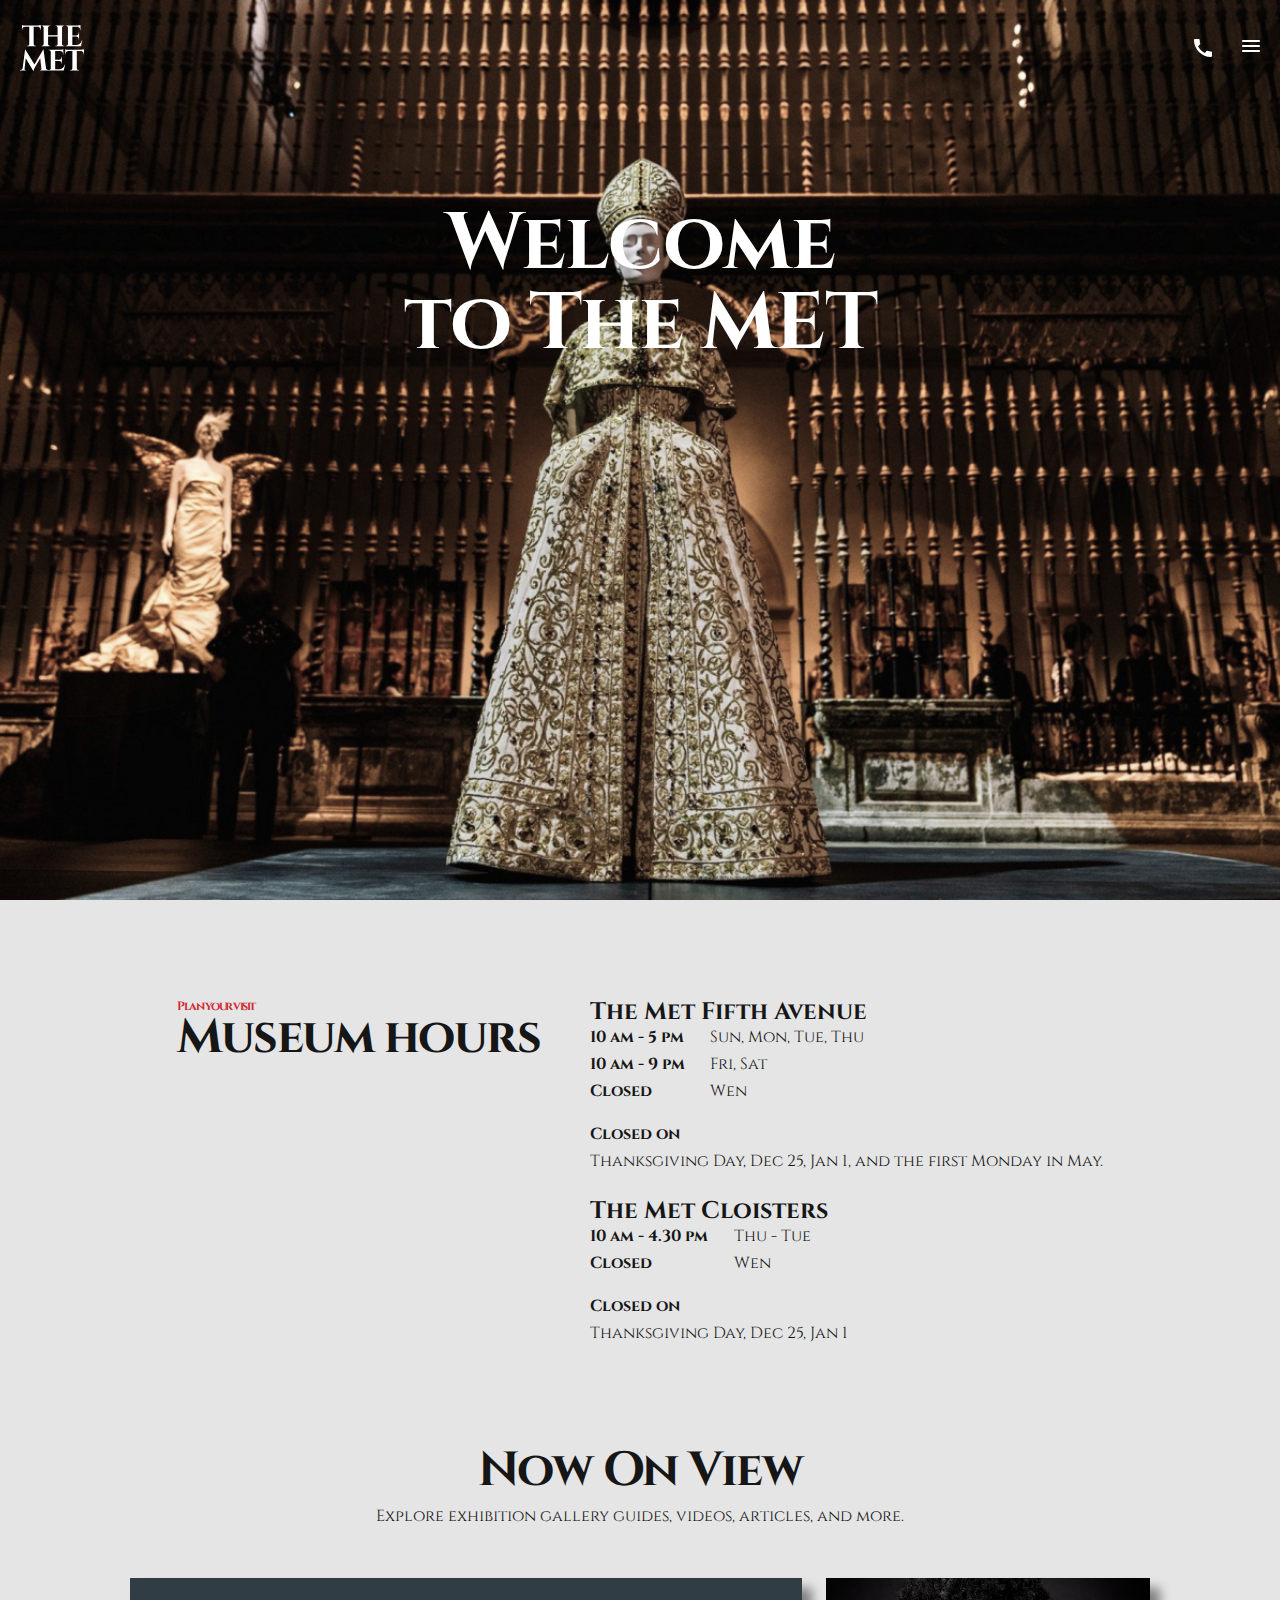
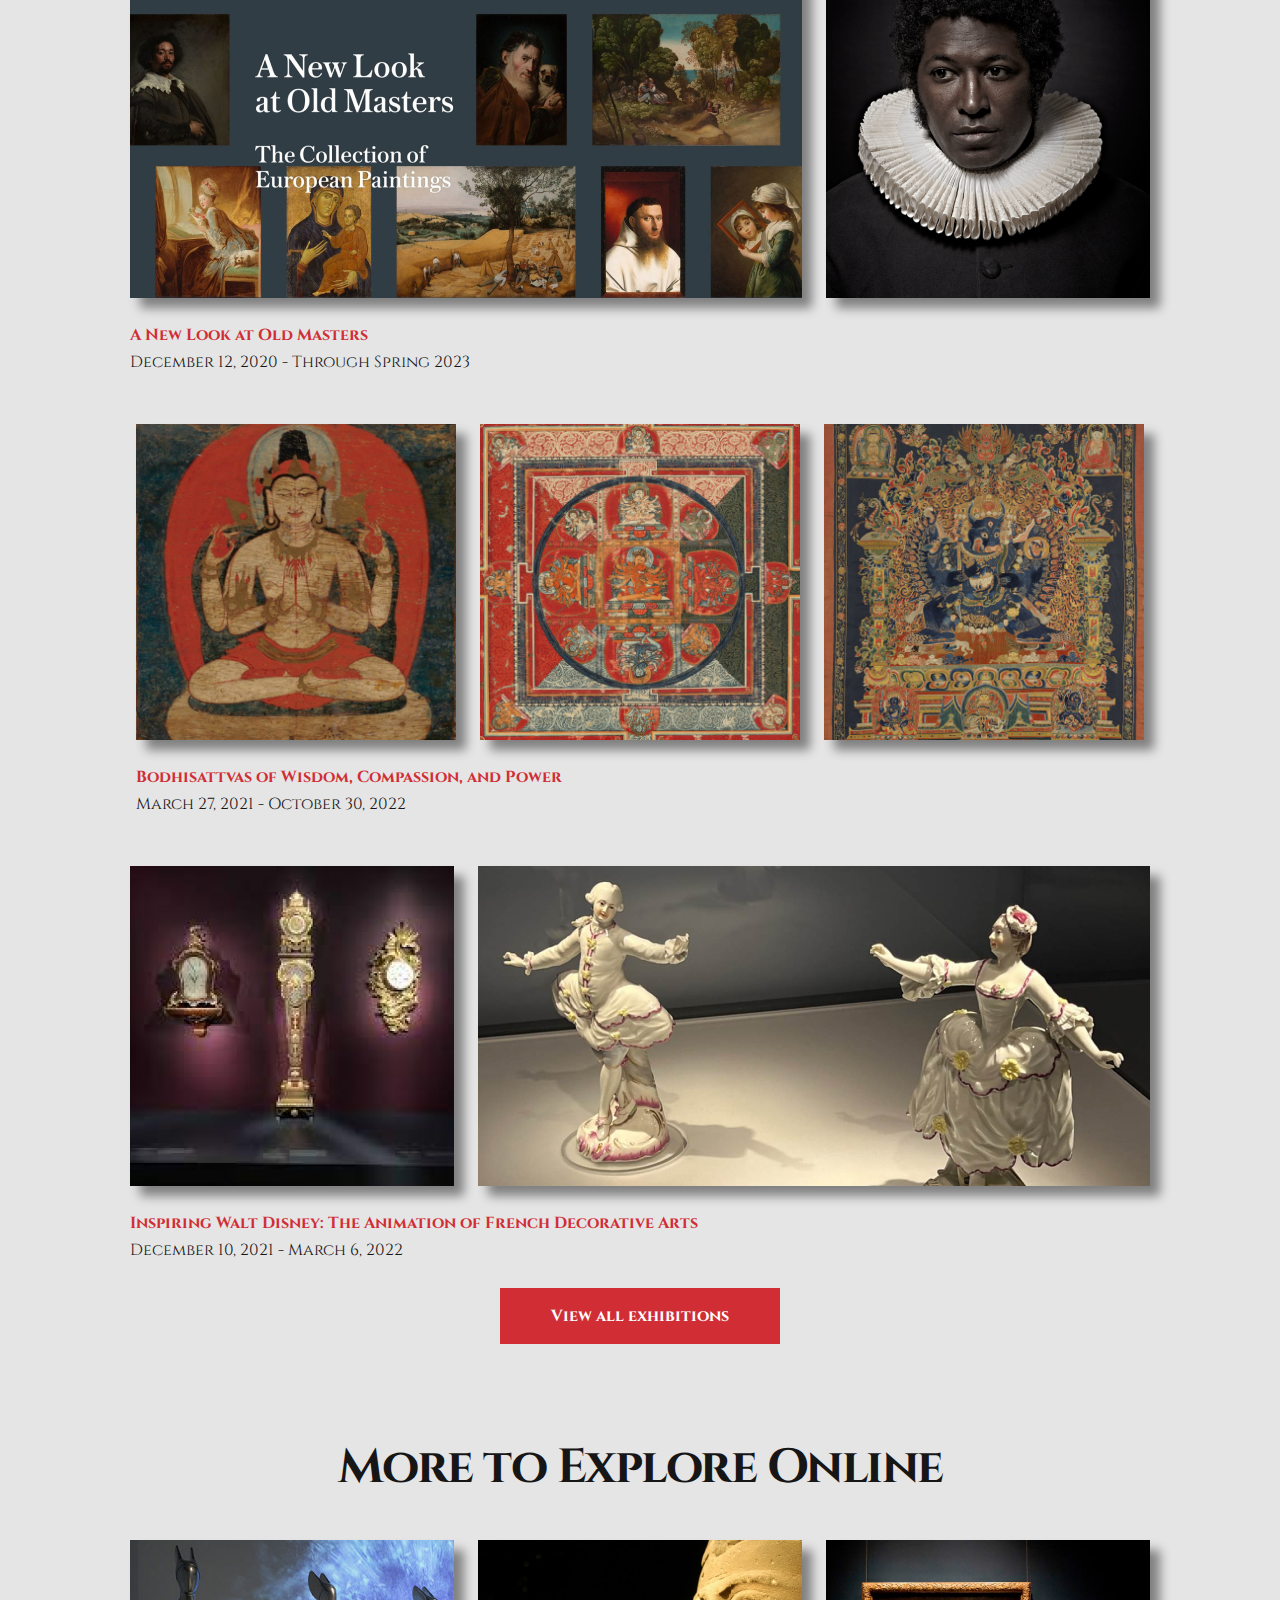
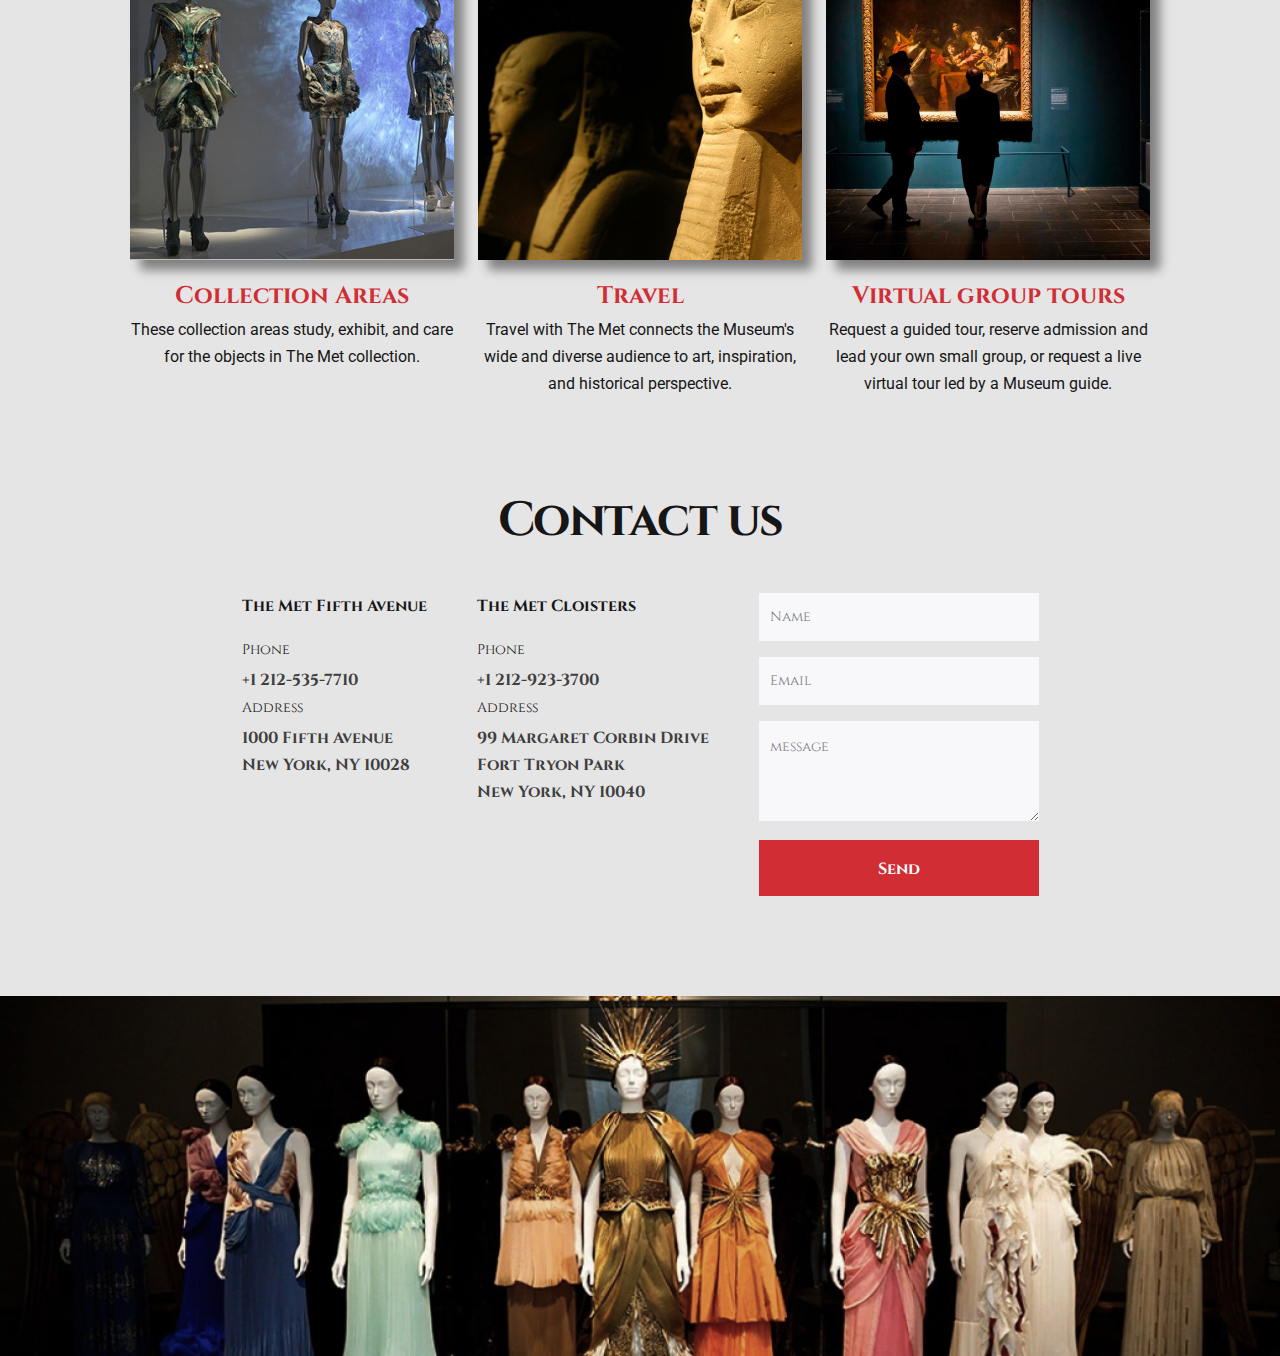
<file: index.html>
<!DOCTYPE html><html lang="en"><head><meta charset="UTF-8"><meta name="viewport" content="width=device-width, initial-scale=1.0"><title>The Metropolitan Museum of Art</title><link rel="preconnect" href="https://fonts.googleapis.com"><link rel="preconnect" href="https://fonts.gstatic.com" crossorigin="use-credentials"><link rel="preconnect" href="https://fonts.googleapis.com"><link href="https://fonts.googleapis.com/css2?family=Cinzel:wght@400;700&family=Roboto&display=swap" rel="stylesheet"><link rel="stylesheet" href="style.8e33439b.css"><script src="main.b2b0b56a.js" defer></script><link rel="icon" type="image/x-icon" href="THE MET.6c26cf95.svg"></head><body> <header class="header" id="home"> <nav class="navigation navigation--head"> <a href="https://www.metmuseum.org"> <img src="THE MET.6c26cf95.svg" alt="the met" class="navigation__image navigation__image--1"> </a> <div class="navigation__wrapper"> <a href="tel:+1 212-535-7710" class="navigation__phone"> <img src="phone.14e90a37.svg" alt="phone" class="navigation__image navigation__image--2"> </a> <a href="#menu" class="burger"> <span class="burger__label"> Open menu </span> </a> </div> </nav> <h1 class="title title--first"> Welcome<br> to The MET </h1> </header> <div class="menu" id="menu"> <nav class="navigation"> <a href="https://www.metmuseum.org"> <img src="THE MET.6c26cf95.svg" alt="the met" class="navigation__image navigation__image--1"> </a> <a href="#"> <img src="x.07611dbe.svg" alt="the met" class="navigation__image navigation__image--2"> </a> </nav> <nav class="links"> <ul class="links__list"> <li><a href="#home" class="links__link">Home</a></li> <li><a href="#about-us" class="links__link">About us</a></li> <li><a href="#now-on-view" class="links__link">Now on view</a></li> <li><a href="#explore" class="links__link">Explore online</a></li> <li><a href="#contacts" class="links__link">Contacts</a></li> </ul> </nav> <p class="menu__text"> The Met Fifth Avenue <br> +1 212-535-7710 </p> <p class="menu__text"> The Met Cloisters <br> +1 212-923-3700 </p> <a href="tel:+1 212-535-7710" class="menu__button">call to order</a> </div> <main class="main"> <section class="aboutUs" id="about-us"> <div class="aboutUs__wrapper1"> <p class="title title--smallText"> Plan your visit </p> <h2 class="aboutUs__title title title--second"> Museum hours </h2> </div> <div class="aboutUs__wrapper2"> <section class="aboutUS__opened opened"> <h3 class="title title--third"> The Met Fifth Avenue </h3> <div class="aboutUs__wrapper"> <p class="main__text--bold"> 10 am - 5 pm <br> 10 am - 9 pm <br> Closed </p> <p class="main__text"> Sun, Mon, Tue, Thu <br> Fri, Sat <br> Wen </p> </div> <p class="main__text--bold"> Closed on </p> <p class="main__text"> Thanksgiving Day, Dec 25, Jan 1, and the first Monday in May. </p> </section> <section class="aboutUs__opened opened"> <h3 class="title title--third"> The Met Cloisters </h3> <div class="aboutUs__wrapper aboutUs__wrapper--cloisters"> <p class="main__text--bold"> 10 am - 4.30 pm <br> Closed </p> <p class="main__text"> Thu - Tue <br> Wen </p> </div> <p class="main__text--bold"> Closed on </p> <p class="main__text"> Thanksgiving Day, Dec 25, Jan 1 </p> </section> </div> </section> <section class="article-container" id="now-on-view"> <h2 class="article-container__title title title--second"> Now On View </h2> <p class="main__text article-container__text"> Explore exhibition gallery guides, videos, articles, and more. </p> <article class="article"> <div class="pictures pictures--1"> <img src="picture1.9eb9359c.jpg" class="pictures__img" alt="."> <img src="picture2.ffe2ce15.jpg" class="pictures__img" alt="."> </div> <a href="https://www.metmuseum.org/exhibitions/a-new-look-at-old-masters" class="article__title title title--fourth"> A New Look at Old Masters </a> <p class="article__text main__text"> December 12, 2020 - Through Spring 2023 </p> </article> <article class="article"> <div class="pictures pictures--3inrow"> <img src="picture3.20b9b13a.jpg" class="pictures__img" alt="."> <img src="picture4.14298d39.jpg" class="pictures__img" alt="."> <img src="picture5.edad7deb.jpg" class="pictures__img pictures__img--hidden" alt="."> </div> <a href="https://www.metmuseum.org/exhibitions/bodhisattvas-wisdom-compassion-power" class="article__title title title--fourth"> Bodhisattvas of Wisdom, Compassion, and Power </a> <p class="article__text main__text"> March 27, 2021 - October 30, 2022 </p> </article> <article class="article"> <div class="pictures pictures--2"> <img src="picture6.11cc23e5.jpg" class="pictures__img" alt="."> <img src="picture7.4a77b826.jpg" class="pictures__img" alt="."> </div> <a href="https://www.metmuseum.org/exhibitions/inspiring-walt-disney" class="article__title title title--fourth"> Inspiring Walt Disney: The Animation of French Decorative Arts </a> <p class="article__text main__text"> December 10, 2021 - March 6, 2022 </p> </article> <a href="https://www.metmuseum.org/exhibitions/" class="button"> View all exhibitions </a> </section> <section class="article-container" id="explore"> <h2 class="article-container__title title title--second"> More to Explore Online </h2> <div class="article-container__wrapper"> <article class="next-article"> <img src="picture8.d357d8a4.jpg" alt="." class="next-article__img"> <a href="https://www.metmuseum.org/about-the-met/collection-areas" class="title title--fifth"> Collection Areas </a> <p class="next-article__text"> These collection areas study, exhibit, and care for the objects in The Met collection. </p> </article> <article class="next-article"> <img src="picture9.60e54215.jpg" alt="." class="next-article__img"> <a href="https://www.metmuseum.org/join-and-give/travel-with-the-met" class="title title--fifth"> Travel </a> <p class="next-article__text"> Travel with The Met connects the Museum's wide and diverse audience to art, inspiration, and historical perspective. </p> </article> <article class="next-article"> <img src="picture10.a2e5367c.jpg" alt="." class="next-article__img"> <a href="https://www.metmuseum.org/visit/group-visits" class="title title--fifth"> Virtual group tours </a> <p class="next-article__text"> Request a guided tour, reserve admission and lead your own small group, or request a live virtual tour led by a Museum guide. </p> </article> </div> </section> <section class="contact-container" id="contacts"> <h2 class="contact-container__title title title--second"> Contact us </h2> <div class="contact-container__wrapper"> <div class="contact-container__wrapper1"> <div class="contact-container__contact contact"> <p class="contact__place"> The Met Fifth Avenue </p> <p class="contact__type"> Phone </p> <a href="tel:+1 212-535-7710" class="contact__info"> +1 212-535-7710 </a> <p class="contact__type"> Address </p> <a href="https://www.google.com/maps/place/1000+5th+Ave,+New+York,+NY+10028,+Stany+Zjednoczone/@40.7794355,-73.9633844,17z/data=!3m1!4b1!4m6!3m5!1s0x89c25896dcda965d:0x5bbcfab18ea2c739!8m2!3d40.7794355!4d-73.9633844!16s%2Fg%2F1yl46zflv" class="contact__info"> 1000 Fifth Avenue <br> New York, NY 10028 </a> </div> <div class="contact-container__contact contact"> <p class="contact__place"> The Met Cloisters </p> <p class="contact__type"> Phone </p> <a href="tel:+1 212-923-3700" class="contact__info"> +1 212-923-3700 </a> <p class="contact__type"> Address </p> <a href="https://www.google.com/search?rlz=1C1YTUH_plPL1050PL1050&tbs=lf:1,lf_ui:1&tbm=lcl&q=99+Margaret+Corbin+Drive+Fort+Tryon+Park+New+York,+NY+10040&rflfq=1&num=10&ved=2ahUKEwjMs5SR25H-AhXM9bsIHTJ9CRgQtgN6BAgiEAc#rlfi=hd:;si:;mv:[[40.865045099999996,-73.931651],[40.8616418,-73.9330774]];tbs:lrf:!1m4!1u3!2m2!3m1!1e1!1m4!1u2!2m2!2m1!1e1!2m1!1e2!2m1!1e3!3sIAE,lf:1,lf_ui:1" class="contact__info"> 99 Margaret Corbin Drive <br> Fort Tryon Park <br> New York, NY 10040 </a> </div> </div> <form class="form" onsubmit="event.preventDefault()"> <div class="form__item"> <label for="name" class="form__label"> Name </label> <input id="name" class="form__input" type="text" required placeholder="Name"> </div> <div class="form__item"> <label for="email" class="form__label"> Email </label> <input id="email" class="form__input" type="email" required placeholder="Email"> </div> <div class="form__item"> <label for="message" class="form__label"> Message </label> <textarea id="message" class="form__textarea" type="text" required placeholder="message"></textarea> </div> <button type="submit" class="button"> Send </button> </form> </div> </section> </main> <footer class="footer"></footer> </body></html>
</file>
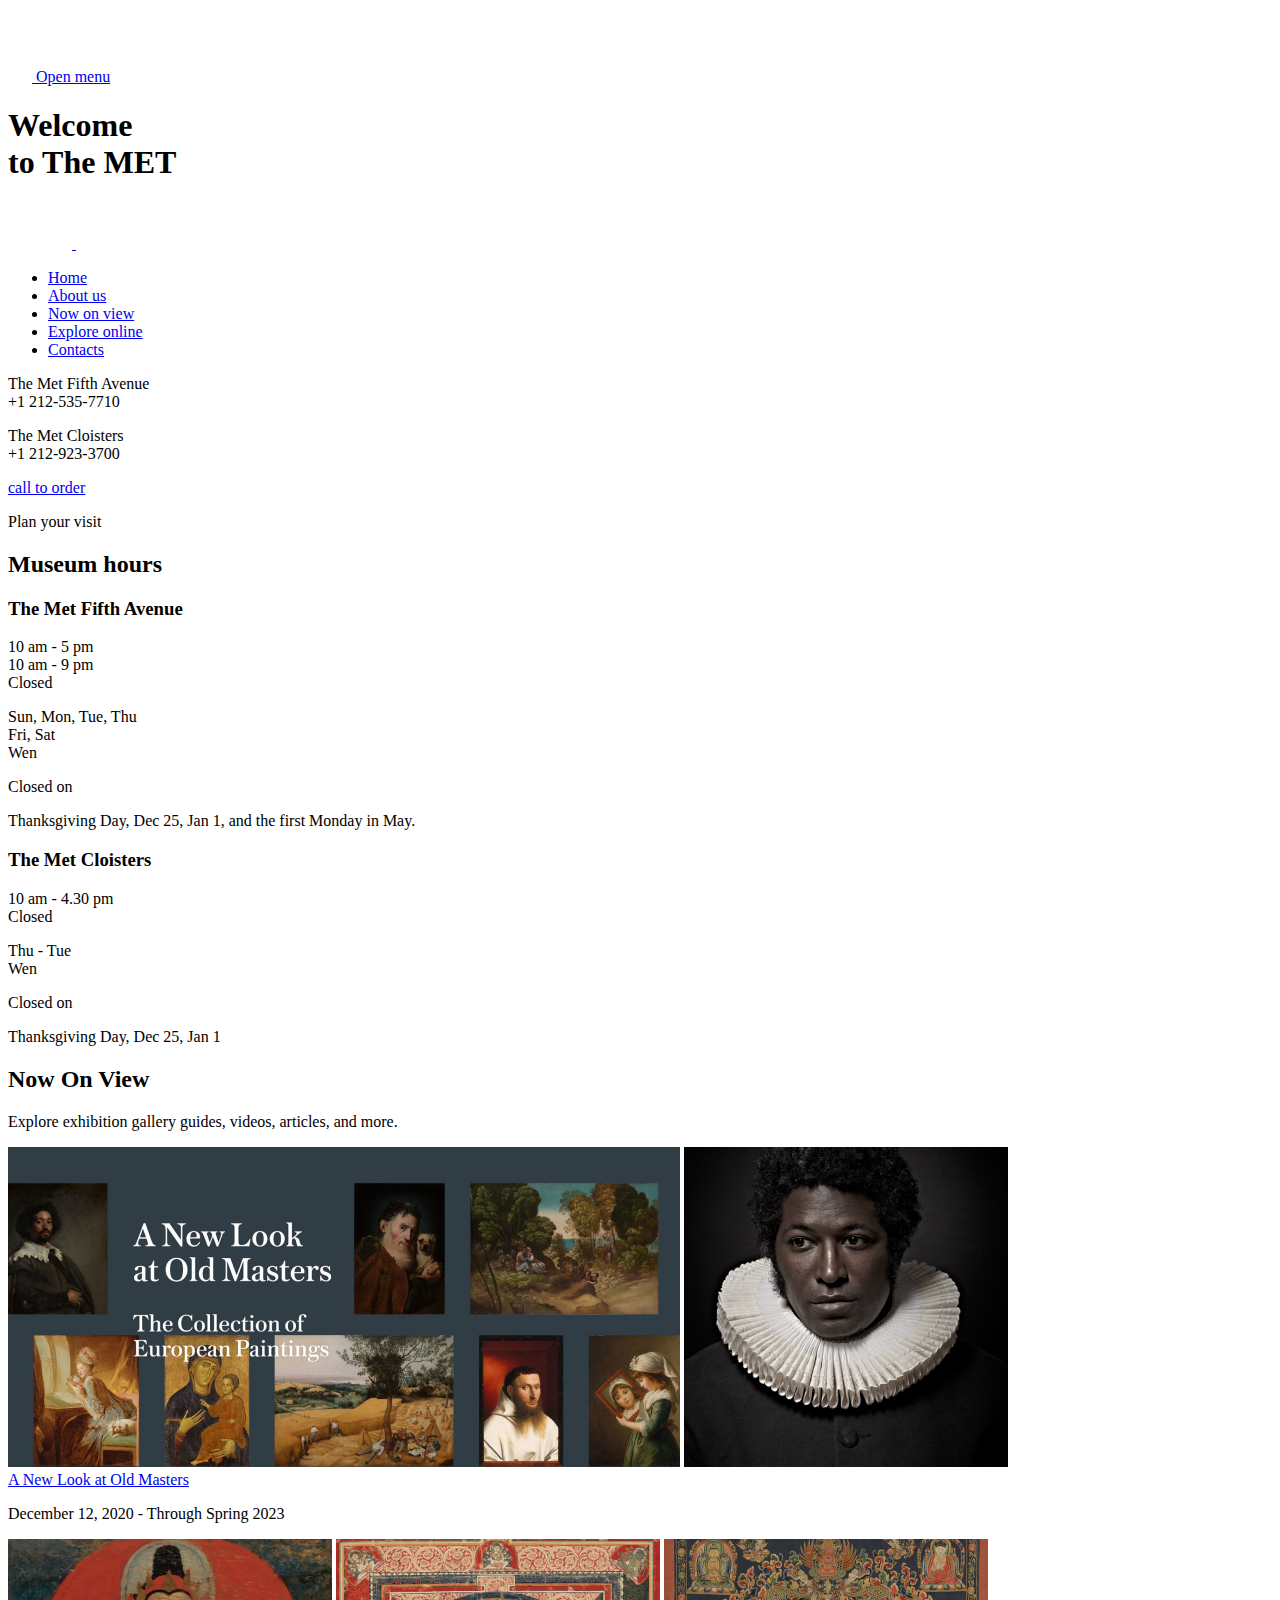
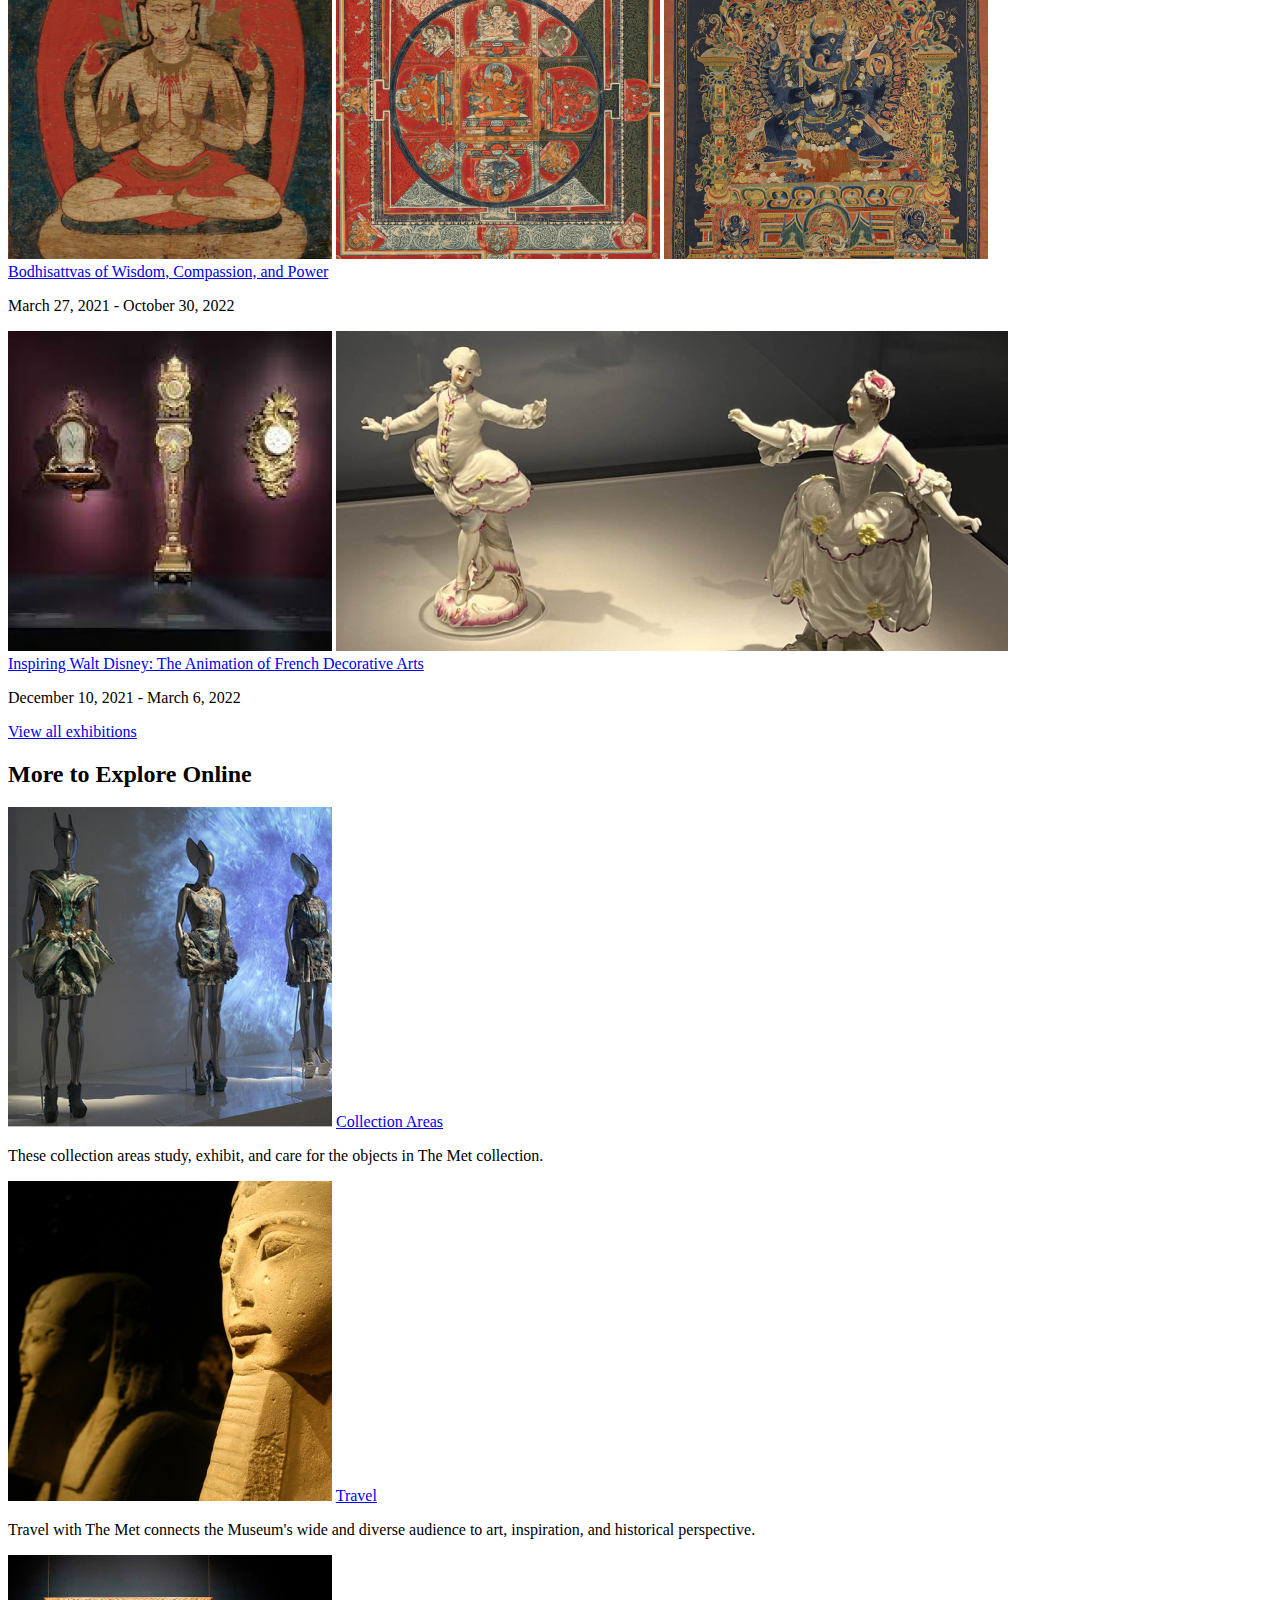
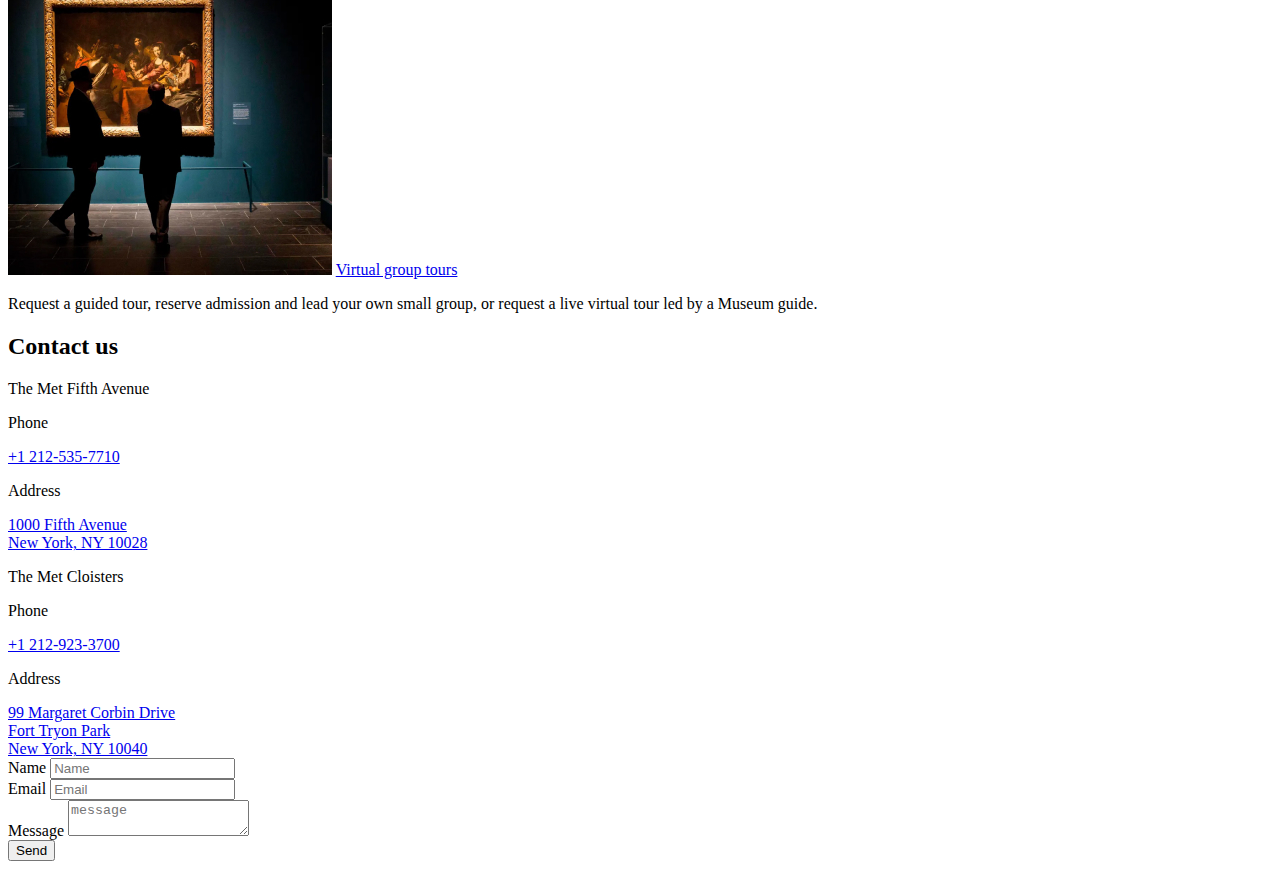
<file: src/index.html>
<!DOCTYPE html>
<html lang="en">
  <head>
    <meta charset="UTF-8">
    <meta name="viewport" content="width=device-width, initial-scale=1.0">
    <title>The Metropolitan Museum of Art</title>
    <link rel="preconnect" href="https://fonts.googleapis.com">
    <link 
      rel="preconnect" 
      href="https://fonts.gstatic.com" 
      crossorigin="use-credentials"
    >
    <link rel="preconnect" href="https://fonts.googleapis.com">
    <link 
      href="https://fonts.googleapis.com/css2?family=Cinzel:wght@400;700&family=Roboto&display=swap" 
      rel="stylesheet"
    >
    <link rel="stylesheet" href="./styles/style.scss">
    <script src="scripts/main.js" defer></script>
    <link
      rel="icon"
      type="image/x-icon"
      href="./images/THE MET.svg"
    >
  </head>
  <body>
    <header class="header" id="home">
      <nav class="navigation navigation--head">
        <a href="https://www.metmuseum.org">
          <img 
            src="./images/THE MET.svg" 
            alt="the met" 
            class="navigation__image navigation__image--1"
          >
        </a>
        <div class="navigation__wrapper">
          <a href="tel:+1 212-535-7710" class="navigation__phone">
            <img 
              src="./images/phone.svg" 
              alt="phone" 
              class="navigation__image navigation__image--2"
            >
          </a>
          <a href="#menu" class="burger">
            <span class="burger__label">
              Open menu
            </span>
          </a>
        </div>
      </nav>
      <h1 class="title title--first">
        Welcome<br>
        to The MET
      </h1>
    </header>

    <div class="menu" id="menu">
      <nav class="navigation">
        <a href="https://www.metmuseum.org">
          <img 
          src="./images/THE MET.svg" 
          alt="the met" 
          class="navigation__image navigation__image--1"
          >
        </a>

        <a href="#">
          <img 
          src="./images/x.svg" 
          alt="the met" 
          class="navigation__image navigation__image--2"
          >
        </a>
      </nav>
      <nav class="links">
        <ul class="links__list">
          <li><a href="#home" class="links__link">Home</a></li>
          <li><a href="#about-us" class="links__link">About us</a></li>
          <li><a href="#now-on-view" class="links__link">Now on view</a></li>
          <li><a href="#explore" class="links__link">Explore online</a></li>
          <li><a href="#contacts" class="links__link">Contacts</a></li>
        </ul>
      </nav>

      <p class="menu__text">
        The Met Fifth Avenue <br>
        +1 212-535-7710
      </p>
      <p class="menu__text">
        The Met Cloisters <br>
        +1 212-923-3700
      </p>
      <a href="tel:+1 212-535-7710" class="menu__button">call to order</a>
    </div>

    <main class="main">
      <section class="aboutUs" id="about-us">
        <div class="aboutUs__wrapper1">
          <p class="title title--smallText">
            Plan your visit
          </p>
  
          <h2 class="aboutUs__title title title--second">
            Museum hours
          </h2>
        </div>

        <div class="aboutUs__wrapper2">
          <section class="aboutUS__opened opened">
            <h3 class="title title--third">
              The Met Fifth Avenue
            </h3>
  
            <div class="aboutUs__wrapper">
              <p class="main__text--bold">
                10 am - 5 pm <br>
                10 am - 9 pm <br>
                Closed
              </p>
  
              <p class="main__text">
                Sun, Mon, Tue, Thu <br>
                Fri, Sat <br>
                Wen
              </p>
            </div>
  
            <p class="main__text--bold">
              Closed on
            </p>
  
            <p class="main__text">
              Thanksgiving Day, Dec 25, Jan 1, and the first Monday in May.
            </p>
          </section>
  
          <section class="aboutUs__opened opened">
            <h3 class="title title--third">
              The Met Cloisters
            </h3>
  
            <div class="aboutUs__wrapper aboutUs__wrapper--cloisters">
              <p class="main__text--bold">
                10 am - 4.30 pm <br>
                Closed
              </p>
  
              <p class="main__text">
                Thu - Tue <br>
                Wen
              </p>
            </div>
  
            <p class="main__text--bold">
              Closed on
            </p>
  
            <p class="main__text">
              Thanksgiving Day, Dec 25, Jan 1
            </p>
          </section>
        </div>
      </section>
      
      <section class="article-container" id="now-on-view">
        <h2 class="article-container__title title title--second">
          Now On View
        </h2>

        <p class="main__text article-container__text">
          Explore exhibition gallery guides, videos, articles, and more.
        </p>

        <article class="article">
          <div class="pictures pictures--1">
            <img 
              src="./images/picture1.jpg" 
              class="pictures__img" 
              alt="."
            >
            <img 
              src="./images/picture2.jpg" 
              class="pictures__img" 
              alt="."
            >
          </div>

          <a 
            href="https://www.metmuseum.org/exhibitions/a-new-look-at-old-masters" 
            class="article__title title title--fourth"
          >
            A New Look at Old Masters
          </a>

          <p class="article__text main__text">
            December 12, 2020 - Through Spring 2023
          </p>
        </article>

        <article class="article">
          <div class="pictures pictures--3inrow">
            <img 
              src="./images/picture3.jpg" 
              class="pictures__img" 
              alt="."
            >
            <img 
              src="./images/picture4.jpg" 
              class="pictures__img" 
              alt="."
            >
            <img 
              src="./images/picture5.jpg" 
              class="pictures__img pictures__img--hidden" 
              alt="."
            >
          </div>

          <a 
            href="https://www.metmuseum.org/exhibitions/bodhisattvas-wisdom-compassion-power" 
            class="article__title title title--fourth"
          >
            Bodhisattvas of Wisdom, Compassion, and Power
          </a>

          <p class="article__text main__text">
            March 27, 2021 - October 30, 2022
          </p>
        </article>

        <article class="article">
          <div class="pictures pictures--2">
            <img 
              src="./images/picture6.jpg" 
              class="pictures__img" 
              alt="."
            >
            <img 
              src="./images/picture7.jpg" 
              class="pictures__img" 
              alt="."
            >
          </div>

          <a 
            href="https://www.metmuseum.org/exhibitions/inspiring-walt-disney" 
            class="article__title title title--fourth"
          >
            Inspiring Walt Disney: The Animation of French Decorative Arts
          </a>

          <p class="article__text main__text">
            December 10, 2021 - March 6, 2022
          </p>
        </article>
        
        <a
          href="https://www.metmuseum.org/exhibitions/"
          class="button"
        >
          View all exhibitions
        </a>
      </section>
      <section class="article-container" id="explore">
        <h2 
          class="article-container__title 
          title 
          title--second"
        >
          More to Explore Online
        </h2>

        <div class="article-container__wrapper">
          <article class="next-article">
            <img 
              src="./images/picture8.jpg" 
              alt="." 
              class="next-article__img"
            >
            
            <a 
              href="https://www.metmuseum.org/about-the-met/collection-areas" 
              class="title title--fifth"
            >
              Collection Areas
            </a>
  
            <p class="next-article__text">
              These collection areas study, exhibit, and care for the objects in The Met collection.
            </p>
          </article>
  
          <article class="next-article">
            <img 
              src="./images/picture9.jpg" 
              alt="." 
              class="next-article__img"
            >
            
            <a 
              href="https://www.metmuseum.org/join-and-give/travel-with-the-met" 
              class="title title--fifth"
            >
              Travel
            </a>
  
            <p class="next-article__text">
              Travel with The Met connects the Museum's wide and diverse audience to art, inspiration, and historical perspective.
            </p>
          </article>
  
          <article class="next-article">
            <img 
              src="./images/picture10.jpg" 
              alt="." 
              class="next-article__img"
            >
            
            <a 
              href="https://www.metmuseum.org/visit/group-visits"
              class="title title--fifth"
            >
              Virtual group tours
            </a>
  
            <p class="next-article__text">
              Request a guided tour, reserve admission and lead your own small group, or request a live virtual tour led by a Museum guide.
            </p>
          </article>
        </div>
      </section>
      <section class="contact-container" id="contacts">
        <h2 
          class="contact-container__title 
          title 
          title--second"
        >
          Contact us
        </h2>

        <div class="contact-container__wrapper">
          <div class="contact-container__wrapper1">
            <div class="contact-container__contact contact">
              <p class="contact__place">
                The Met Fifth Avenue
              </p>
    
              <p class="contact__type">
                Phone
              </p>
    
              <a href="tel:+1 212-535-7710" class="contact__info">
                +1 212-535-7710
              </a>
    
              <p class="contact__type">
                Address
              </p>
    
              <a 
                href="https://www.google.com/maps/place/1000+5th+Ave,+New+York,+NY+10028,+Stany+Zjednoczone/@40.7794355,-73.9633844,17z/data=!3m1!4b1!4m6!3m5!1s0x89c25896dcda965d:0x5bbcfab18ea2c739!8m2!3d40.7794355!4d-73.9633844!16s%2Fg%2F1yl46zflv" 
                class="contact__info"
              >
                1000 Fifth Avenue <br>
                New York, NY 10028
              </a>
            </div>
    
            <div class="contact-container__contact contact">
              <p class="contact__place">
                The Met Cloisters
              </p>
    
              <p class="contact__type">
                Phone
              </p>
    
              <a href="tel:+1 212-923-3700" class="contact__info">
                +1 212-923-3700
              </a>
    
              <p class="contact__type">
                Address
              </p>
    
              <a 
                href="https://www.google.com/search?rlz=1C1YTUH_plPL1050PL1050&tbs=lf:1,lf_ui:1&tbm=lcl&q=99+Margaret+Corbin+Drive+Fort+Tryon+Park+New+York,+NY+10040&rflfq=1&num=10&ved=2ahUKEwjMs5SR25H-AhXM9bsIHTJ9CRgQtgN6BAgiEAc#rlfi=hd:;si:;mv:[[40.865045099999996,-73.931651],[40.8616418,-73.9330774]];tbs:lrf:!1m4!1u3!2m2!3m1!1e1!1m4!1u2!2m2!2m1!1e1!2m1!1e2!2m1!1e3!3sIAE,lf:1,lf_ui:1" 
                class="contact__info"
              >
                99 Margaret Corbin Drive <br>
                Fort Tryon Park <br>
                New York, NY 10040
              </a>
            </div>
          </div>

          <form class="form" onsubmit="event.preventDefault()">
            <div class="form__item">
              <label for="name" class="form__label">
                Name
              </label>
    
              <input 
                id="name" 
                class="form__input" 
                type="text" 
                required
                placeholder="Name"
              >
            </div>
    
            <div class="form__item">
              <label for="email" class="form__label">
                Email
              </label>
              <input 
                id="email" 
                class="form__input" 
                type="email" 
                required
                placeholder="Email"
              >
            </div>
    
            <div class="form__item">
              <label for="message" class="form__label">
                Message
              </label>
              <textarea
                id="message" 
                class="form__textarea" 
                type="text" 
                required
                placeholder="message"
            ></textarea>
            </div>

            <button type="submit" class="button">
              Send
            </button>
          </form>
        </div>
      </section>
    </main>
    <footer class="footer"></footer>
  </body>
</html>
</file>
<file: style.8e33439b.css>
body{margin:0 auto}a,article,body,div,footer,form,h1,h2,h3,h4,h5,h6,header,html,label,menu,nav,p,span{margin:0;padding:0;border:0;font-size:100%;font-family:inherit;vertical-align:baseline}article,footer,header,menu,nav,section{display:block}body{line-height:1}ol,ul{list-style:none;margin:0;padding:0}blockquote,q{quotes:none}blockquote:after,blockquote:before,q:after,q:before{content:""}table{border-collapse:collapse;border-spacing:0}a{text-decoration:none}.title{font-family:Cinzel,Arial,Helvetica,sans-serif;font-weight:700;color:#161616}.title--first{letter-spacing:-1.5px;font-size:40px;text-align:center;color:#fff;margin-top:130px}@media (min-width:744px){.title--first{font-size:64px;line-height:64px}}@media (min-width:1260px){.title--first{font-size:80px;line-height:80px}}.title--smallText{letter-spacing:-1.5px;padding-bottom:2px;font-size:12px;color:#d12d35}.title--second{letter-spacing:-1.5px;font-size:32px;line-height:32px}@media (min-width:744px){.title--second{font-size:48px;line-height:48px}}.title--third{font-size:24px}.title--fourth{font-size:16px;line-height:27px;display:block;text-align:left}.title--fifth,.title--fourth{color:#d12d35;margin-top:24px}.title--fifth{font-size:24px;text-align:center;margin-bottom:8px}.header{background-image:url(mobileheadback.4a7850f0.jpg);background-repeat:no-repeat;background-size:cover;background-position:top;min-height:100vh;display:flex;flex-direction:column;box-sizing:border-box}@media (min-width:744px){.header{background-image:url(headerbackground.93e2af30.jpg)}}.main{margin:0 auto;font-family:Cinzel,Arial,Helvetica,sans-serif;color:#161616;display:flex;flex-direction:column;max-width:100%;background-color:#e5e5e5;padding:0 20px 100px}@media (min-width:744px){.main{padding:0 72px 100px}}@media (min-width:1260px){.main{padding:0 120px 100px}}.main__text,.main__text--bold{font-size:16px;line-height:27px}.main__text--bold{font-weight:700}.aboutUs{margin-top:100px;display:flex;flex-direction:column}@media (min-width:744px){.aboutUs{flex-direction:row;justify-content:center;gap:50px}}.aboutUs__title{margin-bottom:32px}.aboutUs__opened{margin-top:24px}.aboutUs__wrapper{display:grid;grid-template-columns:96px 155px;gap:24px;padding-bottom:16px}.aboutUs__wrapper--cloisters{grid-template-columns:120px 77px;gap:24px}.article-container{margin-top:100px;display:flex;flex-direction:column;justify-content:center;align-items:center}@media (min-width:1260px){.article-container__wrapper{display:flex;flex-direction:row;gap:24px}}.article-container__title{text-align:center;margin-bottom:8px}.article-container__text{text-align:center;margin-bottom:24px}.article{box-sizing:border-box;padding:24px 0;text-align:left}.pictures{display:grid;grid-template-columns:130px 130px;gap:20px;justify-content:center}@media (min-width:744px){.pictures--1{grid-template-columns:392px 184px;gap:24px}}@media (min-width:1260px){.pictures--1{grid-template-columns:672px 324px;gap:24px}}@media (min-width:744px){.pictures--2{grid-template-columns:184px 392px;gap:24px}}@media (min-width:1260px){.pictures--2{grid-template-columns:324px 672px;gap:24px}}.pictures--3inrow{grid-template-columns:87px 87px 87px;gap:8px}@media (min-width:744px) and (max-width:1259px){.pictures--3inrow{grid-template-columns:284px 284px;gap:24px}}@media (min-width:1260px){.pictures--3inrow{grid-template-columns:320px 320px 320px;gap:24px}}.pictures__img{width:100%;height:100%;object-fit:cover;transition-duration:1s;max-width:672px;max-height:320px;box-shadow:10px 10px 10px grey}@media (min-width:744px){.pictures__img{grid-template-columns:1fr 2fr}}@media (min-width:744px) and (max-width:1259px){.pictures__img--hidden{display:none}}.pictures__img:hover{transform:scale(1.1);cursor:zoom-in}.button{background-color:#d12d35;display:block;width:280px;height:56px;text-decoration:none;text-align:center;color:#fff;font-family:Cinzel,Arial,Helvetica,sans-serif;font-weight:700;font-size:16px;line-height:56px;align-self:center;border:none;transition-duration:1s;cursor:pointer}.button:hover{background:#ae1c23}.button:active{background:#eb343d}.next-article{margin-top:40px;display:flex;flex-direction:column;align-items:center}.next-article__img{height:277px;width:280px;transition-duration:1s;box-shadow:10px 10px 10px grey}@media (min-width:744px){.next-article__img{height:387px;width:392px}}@media (min-width:1260px){.next-article__img{height:320px;width:324px}}.next-article__img:hover{transform:scale(1.1);cursor:zoom-in}.next-article__text{font-family:Roboto,Arial,Helvetica,sans-serif;text-align:center;font-weight:400;font-size:16px;line-height:27px}@media (min-width:744px){.next-article__text{width:392px}}@media (min-width:1260px){.next-article__text{width:324px}}.contact-container{padding:0 20px;margin-top:100px}@media (min-width:744px){.contact-container__wrapper{display:flex;flex-direction:row;justify-content:center;gap:50px}}@media (min-width:1260px){.contact-container__wrapper1{display:flex;flex-direction:row;justify-content:center;gap:50px}}.contact-container__title{text-align:center}.contact-container__contact{margin-top:48px}.contact{font-family:Cinzel,Arial,Helvetica,sans-serif;line-height:27px}.contact__place{font-weight:700;font-size:16px;color:#161616;margin-bottom:16px}.contact__type{font-weight:400;font-size:14px;color:#161616;margin-bottom:4px}.contact__info{font-weight:700;font-size:16px;color:#3e3e3e;margin-bottom:8px}.contact__info:hover{text-decoration:underline}.form{display:flex;flex-direction:column;gap:16px;margin-top:48px}.form__input{background:#f8f8fa;border:0;width:100%;height:48px;line-height:48px;padding-left:11px;box-sizing:border-box;font-family:Cinzel,Arial,Helvetica,sans-serif;font-weight:400;font-size:14px}.form__input::placeholder{color:#7e7e83}.form__input:hover::placeholder{color:#161616}.form__input:active{color:#161616;border:1px solid #161616}.form__textarea{background:#f8f8fa;border:0;width:100%;line-height:48px;padding-left:11px;box-sizing:border-box;font-family:Cinzel,Arial,Helvetica,sans-serif;font-weight:400;font-size:14px}.form__textarea::placeholder{color:#7e7e83}.form__textarea:hover::placeholder{color:#161616}.form__textarea:active{color:#161616}.form__label:not(:focus):not(:active){clip:rect(0 0 0 0);clip-path:inset(50%);height:1px;overflow:hidden;position:absolute;white-space:nowrap;width:1px}.footer{height:180px;background-image:url(mobilefootback.3bf44806.jpg);background-position:top;background-repeat:no-repeat;background-size:cover}@media (min-width:744px){.footer{height:360px;background-image:url(footerbackground.c690eaab.jpg);background-color:#e5e5e5}}.navigation{display:flex;flex-direction:row;justify-content:space-between;align-items:center}.navigation__wrapper1{font-family:Cinzel,Arial,Helvetica,sans-serif;font-weight:400;font-size:16px;text-transform:uppercase;color:#fff;text-align:right;display:flex;flex-direction:column}.navigation__phone:hover:before{content:"+1 212-535-7710";display:inline-block;text-decoration:none;color:#fff;font-size:22px;padding-right:20px;text-shadow:18px 4px 26px rgba(0,0,0,.44)}.navigation--head{padding-top:25px;padding-left:20px;padding-right:20px}.navigation__wrapper{display:flex;gap:30px}.navigation__image--2{width:18px}.menu{position:fixed;top:0;left:0;right:0;transform:translateX(-100%);transition-duration:1s;background-color:#d12d35;padding:25px 20px;display:flex;flex-direction:column;min-height:100vh}.menu:target{transform:translateX(0)}.menu__text{display:block;font-size:16px;line-height:27px;margin-top:8px}.menu__button,.menu__text{font-family:Cinzel,Arial,Helvetica,sans-serif;font-weight:700;color:#fff;text-transform:uppercase}.menu__button{transition-duration:1s;max-width:130px;display:inline-block;font-size:12px;line-height:16px;letter-spacing:2px;text-decoration:none;border-bottom:1px solid transparent;padding-top:16px;padding-bottom:8px}.menu__button:hover{border-bottom:1px solid #fff}.links{padding-top:16px}.links__list:last-child{margin-bottom:26px}.links__link{display:inline-block;font-family:Cinzel,Arial,Helvetica,sans-serif;font-style:normal;font-weight:700;font-size:22px;line-height:22px;color:#fff;letter-spacing:2px;text-transform:uppercase;text-decoration:none;padding-bottom:8px;margin-top:24px;border-bottom:1px solid transparent;transition-duration:1s}.links__link:hover{border-bottom:1px solid #fff}@use "./../utils/mixins";.burger:before{display:inline-block;background-image:url(hamburger.11980eae.svg)}.burger:after,.burger:before{content:"";width:18px;height:12px;background-size:cover}.burger:after{display:none;background-image:url(hamburger-hover.421ab23d.svg)}.burger:hover:before{display:none}.burger:hover:after{display:inline-block}.burger__label{clip:rect(0 0 0 0);clip-path:inset(50%);height:1px;overflow:hidden;position:absolute;white-space:nowrap;width:1px}
/*# sourceMappingURL=style.8e33439b.css.map */
</file>
